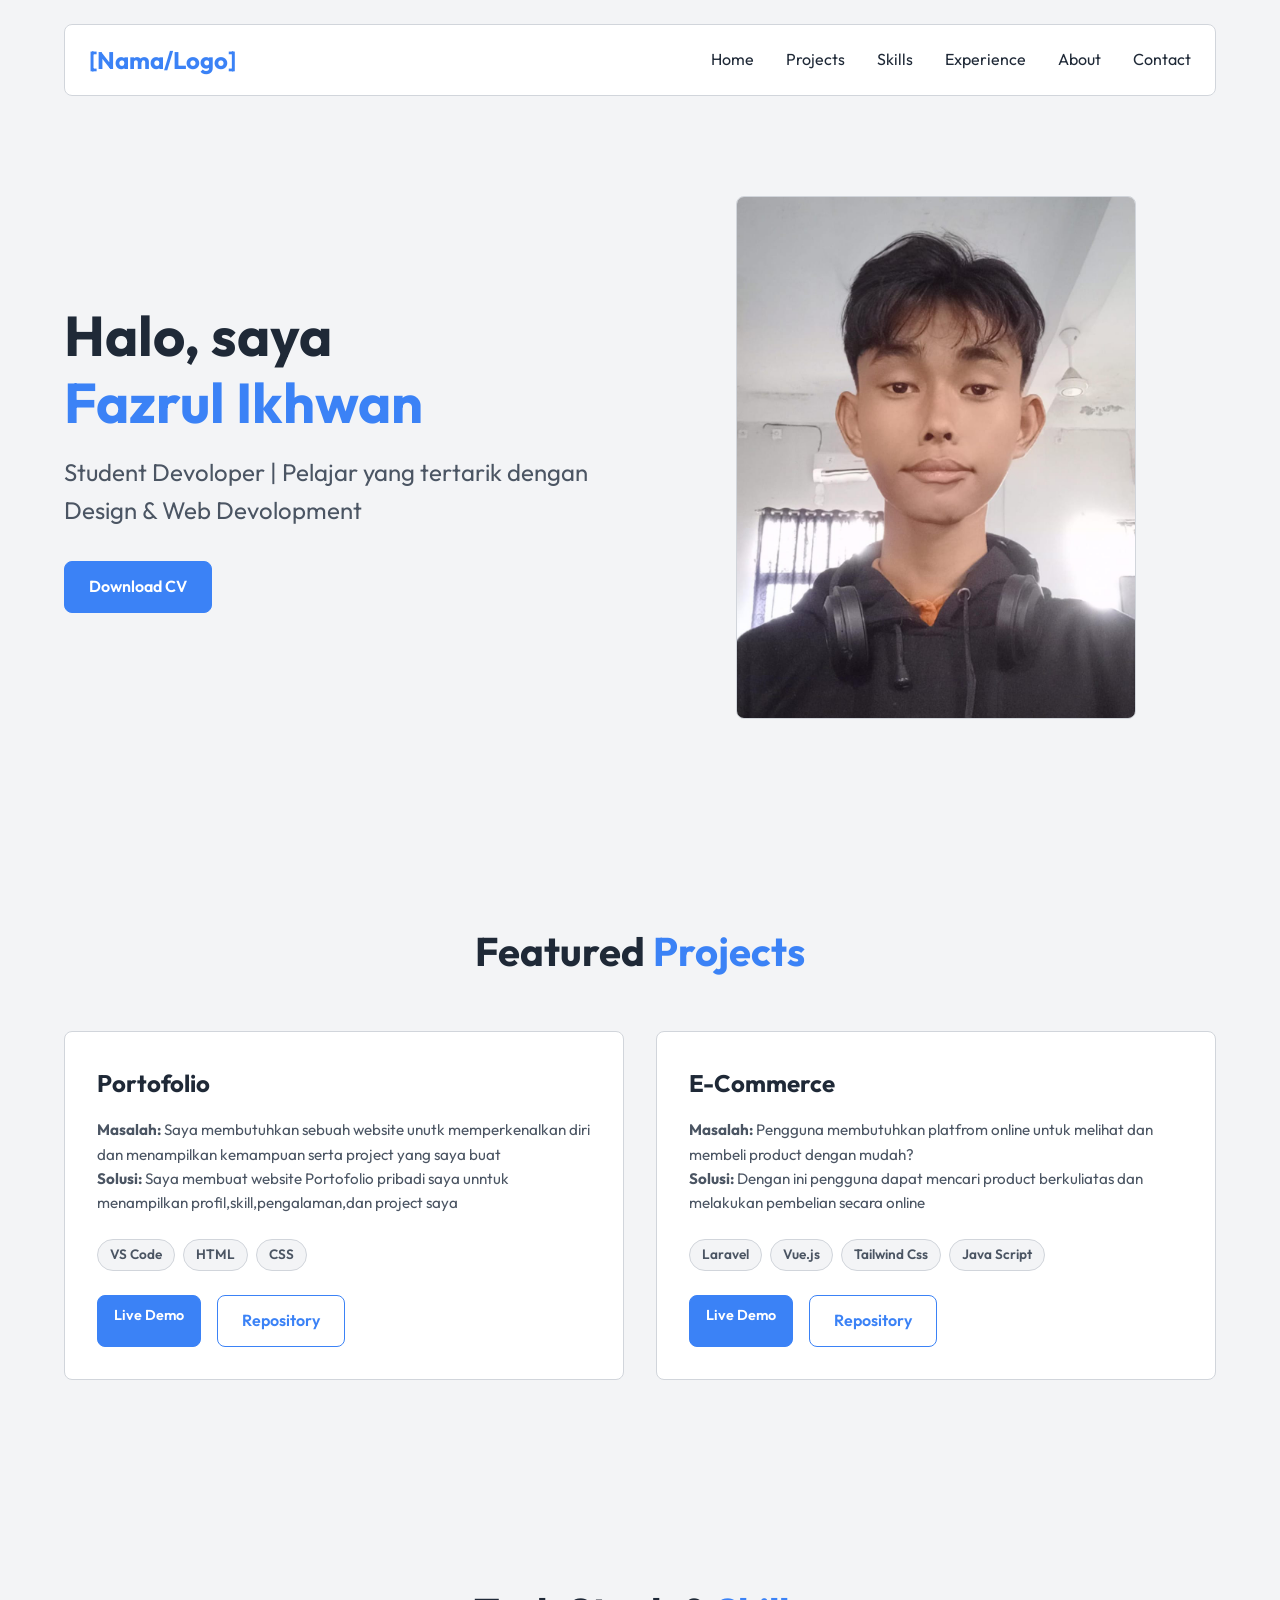
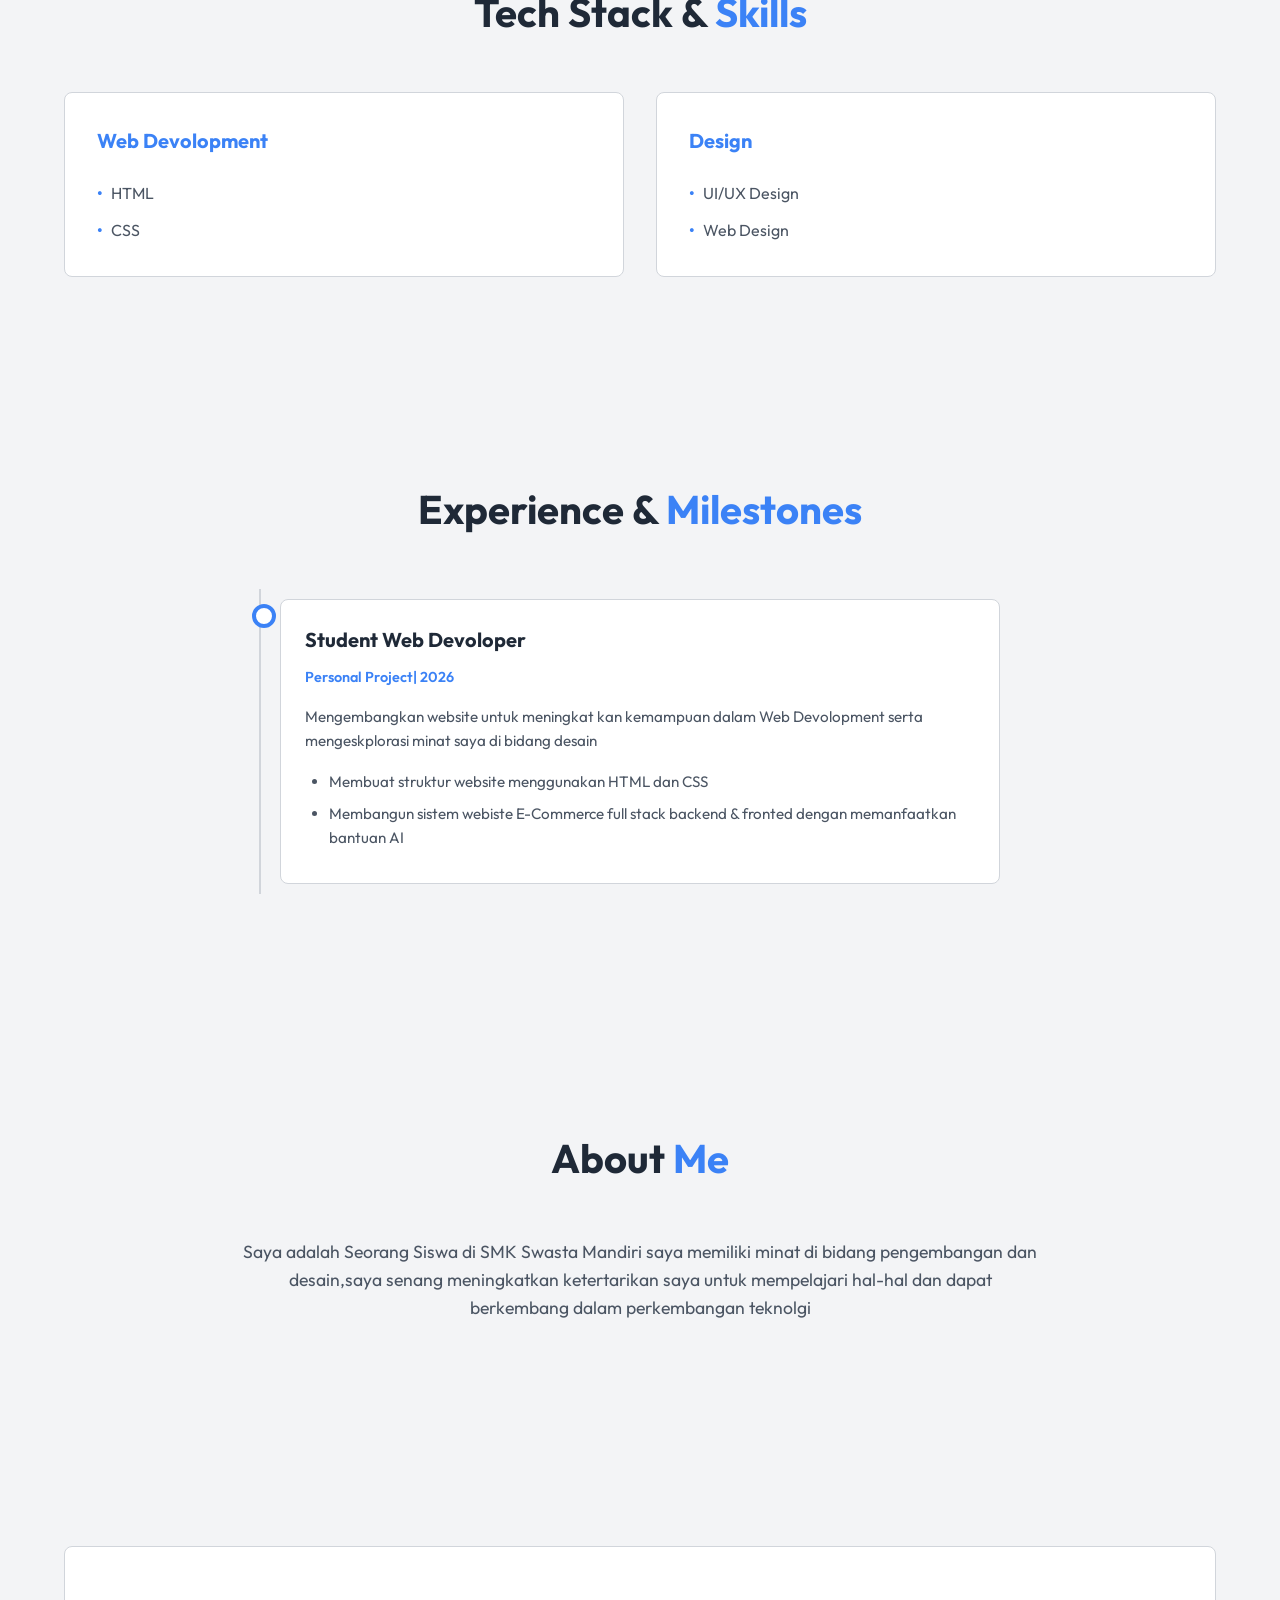
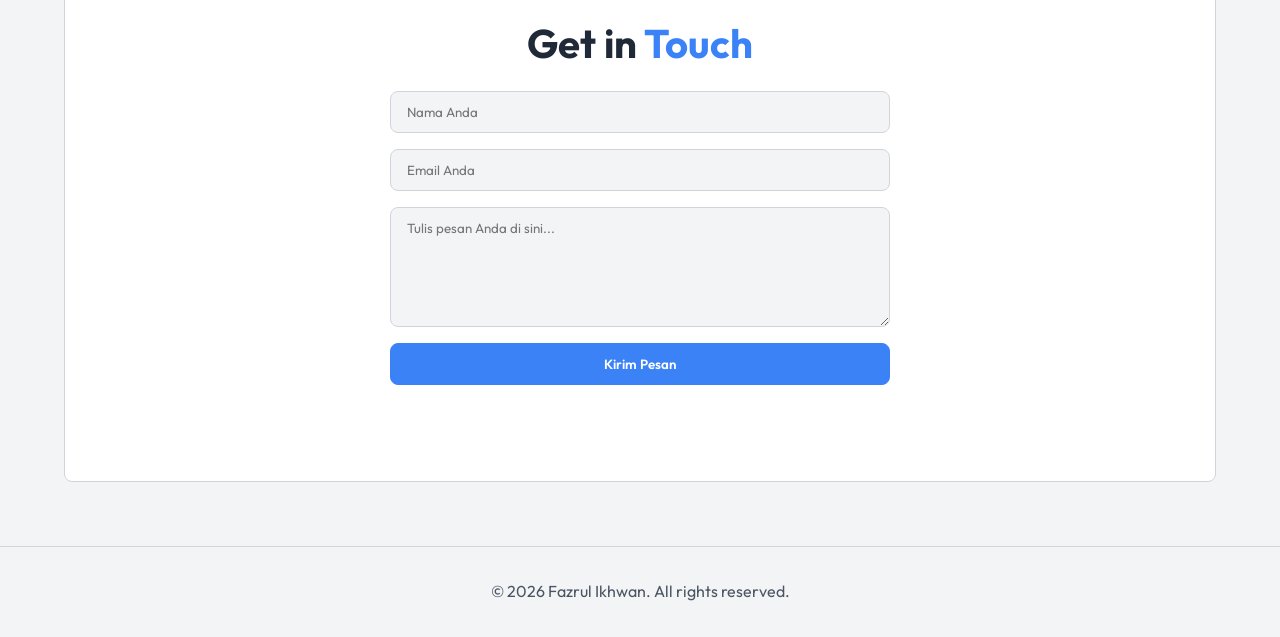
<file: index.html>
<!DOCTYPE html>
<html lang="id">
<head>
    <meta charset="UTF-8">
    <meta name="viewport" content="width=device-width, initial-scale=1.0">
    <meta name="description" content="Template Portfolio">
    <title>Webku </title>
    <link href="https://fonts.googleapis.com/css2?family=Outfit:wght@300;400;600;700&display=swap" rel="stylesheet">
    <link rel="stylesheet" href="style.css">
</head>
<body>
    <div class="container">
        <!-- Navbar -->
        <nav>
            <div class="logo">[Nama/Logo]</div>
            <div class="nav-links">
                <a href="#home">Home</a>
                <a href="#projects">Projects</a>
                <a href="#skills">Skills</a>
                <a href="#experience">Experience</a>
                <a href="#about">About</a>
                <a href="#contact">Contact</a>
            </div>
        </nav>

        <!-- 1. Hero Section -->
       <section class="hero" id="home">
    <div class="hero-content">
        <h1>Halo, saya <br><span style="color: var(--accent-color);">Fazrul Ikhwan</span></h1>
        <h2>Student Devoloper | Pelajar yang tertarik dengan Design & Web Devolopment</h2>
        <a href="#" class="btn btn-primary">Download CV</a>
    </div>

    <div class="hero-image">
        <img src="./foto.jpeg" alt="Foto profil Fazrul Ikhwan">
    </div>
</section>
      
        <!-- 2. Featured Projects -->
        <section id="projects">
            <h2 class="section-title">Featured <span>Projects</span></h2>
            <div class="projects-grid">
                <!-- Project 1 -->
                <div class="project-card">
                    <h3 class="project-title">Portofolio</h3>
                    <p class="project-desc">
                        <strong>Masalah:</strong> Saya membutuhkan sebuah website unutk memperkenalkan diri dan menampilkan kemampuan serta project yang saya buat<br>
                        <strong>Solusi:</strong> Saya membuat website Portofolio pribadi saya unntuk menampilkan profil,skill,pengalaman,dan project saya
                    </p>
                    <div class="tech-stack">
                        <span class="tech-tag">VS Code</span>
                        <span class="tech-tag">HTML</span>
                        <span class="tech-tag">CSS</span>
                    </div>
                    <div class="project-links">
                        <a href="#" class="btn btn-primary" style="padding: 8px 16px; font-size: 0.9rem;">Live Demo</a>
                        <a 
                        href="https://github.com/betbagus903-lang/portflio"
                        target="_blank"
                        class="btn btn-secondary">
                        Repository
                    </a>
                    </div>
                </div>
                 <!-- Project 2 -->
                 <div class="project-card">
                    <h3 class="project-title">E-Commerce</h3>
                    <p class="project-desc">
                        <strong>Masalah:</strong> Pengguna membutuhkan platfrom online untuk melihat dan membeli product dengan mudah?<br>
                        <strong>Solusi:</strong> Dengan ini pengguna dapat mencari product berkuliatas dan melakukan pembelian secara online 
                    </p>
                    <div class="tech-stack">
                        <span class="tech-tag">Laravel</span>
                        <span class="tech-tag">Vue.js</span>
                        <span class="tech-tag">Tailwind Css</span>
                        <span class="tech-tag">Java Script</span>
                    </div>
                    <div class="project-links">
                        <a href="#" class="btn btn-primary" style="padding: 8px 16px; font-size: 0.9rem;">Live Demo</a>
                        <a 
                        href="https://github.com/betbagus903-lang/vesto"
                        target="_blank"
                        class="btn btn-secondary">
                        Repository
                    </a>
                        
                    </div>
                </div>
                <!-- Project 2 & 3 disembunyikan untuk ringkas, lihat kode asli -->
            </div>
        </section>

        <!-- 3. Tech Stack & Skills -->
        <section id="skills">
            <h2 class="section-title">Tech Stack & <span>Skills</span></h2>
            <div class="skills-container">
                <div class="skill-category">
                    <h3>Web Devolopment</h3>
                    <ul class="skill-list">
                        <li>HTML</li>
                        <li>CSS</li>
                    </ul>
                </div>
                <div class="skill-category">
                    <h3>Design</h3>
                    <ul class="skill-list">
                        <li>UI/UX Design</li>
                        <li>Web Design</li>
                    </ul>
                </div>
            </div>
        </section>

        <!-- 4. Experience & Milestones -->
        <section id="experience">
            <h2 class="section-title">Experience & <span>Milestones</span></h2>
            <div class="timeline">
                <div class="timeline-item">
                    <div class="timeline-content">
                        <h3>Student Web Devoloper</h3>
                        <span class="timeline-date">Personal Project| 2026</span>
                        <p>Mengembangkan website untuk meningkat kan kemampuan dalam Web Devolopment serta mengeskplorasi minat saya di bidang desain</p>
                        <ul>
                            <li>Membuat struktur website menggunakan HTML dan CSS</li>
                            <li>Membangun sistem webiste E-Commerce full stack backend & fronted dengan memanfaatkan bantuan AI</li>
                        </ul>
                    </div>
                </div>
            </div>
        </section>

        <!-- 5. About Me -->
        <section id="about">
            <h2 class="section-title">About <span>Me</span></h2>
            <div class="about-content">
                <p>
                    Saya adalah Seorang Siswa di SMK Swasta Mandiri saya memiliki minat di bidang pengembangan dan desain,saya senang meningkatkan ketertarikan saya untuk mempelajari hal-hal dan dapat berkembang dalam perkembangan teknolgi 
                </p>
            </div>
        </section>

        <!-- 6. Contact & Footer -->
        <section id="contact" style="padding-bottom: 0;">
            <div class="contact">
                <h2 class="section-title" style="margin-bottom: 1rem;">Get in <span>Touch</span></h2>
                <form class="contact-form">
                    <input type="text" placeholder="Nama Anda" required>
                    <input type="email" placeholder="Email Anda" required>
                    <textarea placeholder="Tulis pesan Anda di sini..." required></textarea>
                    <button type="submit" class="btn btn-primary" style="width: 100%;">Kirim Pesan</button>
                </form>
            </div>
        </section>
    </div>

    <footer>
        <p>&copy; 2026 Fazrul Ikhwan. All rights reserved.</p>
    </footer>
</body>
</html>
</file>
<file: style.css>
:root {
    --bg-color: #f3f4f6;
    --surface-color: #ffffff;
    --text-primary: #1f2937;
    --text-secondary: #4b5563;
    --accent-color: #3b82f6;
    --card-hover-bg: #f9fafb;
    --border-color: #d1d5db;
    --transition: all 0.3s ease;
}

* {
    margin: 0;
    padding: 0;
    box-sizing: border-box;
    font-family: 'Outfit', sans-serif;
    scroll-behavior: smooth;
}

body {
    background-color: var(--bg-color);
    color: var(--text-primary);
    line-height: 1.6;
}

a {
    text-decoration: none;
    color: inherit;
}

.container {
    max-width: 1200px;
    margin: 0 auto;
    padding: 0 24px;
}

/* Navbar */
nav {
    padding: 16px 24px;
    margin-top: 24px;
    display: flex;
    justify-content: space-between;
    align-items: center;
    position: sticky;
    top: 24px;
    background: var(--surface-color);
    border: 1px solid var(--border-color);
    border-radius: 8px;
    z-index: 100;
}

.logo {
    font-weight: 700;
    font-size: 1.5rem;
    color: var(--accent-color);
}

.nav-links {
    display: flex;
    gap: 2rem;
}

.nav-links a {
    font-size: 1rem;
    font-weight: 400;
    transition: var(--transition);
}

.nav-links a:hover {
    color: var(--accent-color);
}

/* Buttons */
.btn {
    display: inline-block;
    padding: 12px 24px;
    border-radius: 8px;
    font-weight: 600;
    cursor: pointer;
    transition: var(--transition);
    border: none;
    outline: none;
    text-align: center;
}

.btn-primary {
    background: var(--accent-color);
    color: white;
    border: 1px solid var(--accent-color);
}

.btn-primary:hover {
    opacity: 0.9;
}

.btn-secondary {
    background: transparent;
    border: 1px solid var(--accent-color);
    color: var(--accent-color);
}

.btn-secondary:hover {
    background: var(--bg-color);
}

/* Typography */
section {
    padding: 100px 0;
}

.section-title {
    font-size: 2.5rem;
    margin-bottom: 3rem;
    text-align: center;
    font-weight: 700;
}

.section-title span {
    color: var(--accent-color);
}

/* 1. Hero Section */
.hero {
    display: flex;
    align-items: center;
    justify-content: space-between;
    min-height: 80vh;
    gap: 2rem;
}

.hero-content {
    flex: 1;
}

.hero h1 {
    font-size: 3.5rem;
    line-height: 1.2;
    margin-bottom: 1rem;
}

.hero h2 {
    font-size: 1.5rem;
    color: var(--text-secondary);
    font-weight: 400;
    margin-bottom: 2rem;
}

.hero-image {
    flex: 1;
    display: flex;
    justify-content: center;
}

.hero-image img {
    display: block;
    width: 100%;
    max-width: 400px;
    height: auto;
    border-radius: 8px;
    border: 1px solid var(--border-color);
    background-color: var(--surface-color);
    object-fit: cover;
}

/* 2. Featured Projects */
.projects-grid {
    display: grid;
    grid-template-columns: repeat(auto-fit, minmax(300px, 1fr));
    gap: 2rem;
}

.project-card {
    background: var(--surface-color);
    border-radius: 8px;
    padding: 2rem;
    transition: var(--transition);
    border: 1px solid var(--border-color);
    display: flex;
    flex-direction: column;
}

.project-card:hover {
    transform: translateY(-5px);
    background: var(--card-hover-bg);
    border-color: var(--accent-color);
}

.project-title {
    font-size: 1.5rem;
    margin-bottom: 1rem;
}

.project-desc {
    color: var(--text-secondary);
    margin-bottom: 1.5rem;
    font-size: 0.95rem;
    flex-grow: 1;
}

.tech-stack {
    display: flex;
    flex-wrap: wrap;
    gap: 0.5rem;
    margin-bottom: 1.5rem;
}

.tech-tag {
    background: var(--bg-color);
    border: 1px solid var(--border-color);
    color: var(--text-secondary);
    padding: 4px 12px;
    border-radius: 20px;
    font-size: 0.85rem;
    font-weight: 600;
}

.project-links {
    display: flex;
    gap: 1rem;
}

/* 3. Tech Stack & Skills */
.skills-container {
    display: grid;
    grid-template-columns: repeat(auto-fit, minmax(250px, 1fr));
    gap: 2rem;
}

.skill-category {
    background: var(--surface-color);
    padding: 2rem;
    border-radius: 8px;
    border: 1px solid var(--border-color);
}

.skill-category h3 {
    margin-bottom: 1.5rem;
    color: var(--accent-color);
    font-size: 1.25rem;
}

.skill-list {
    list-style: none;
    display: flex;
    flex-direction: column;
    gap: 0.75rem;
}

.skill-list li {
    color: var(--text-secondary);
    display: flex;
    align-items: center;
    gap: 0.5rem;
}

.skill-list li::before {
    content: "•";
    color: var(--accent-color);
    font-weight: bold;
}

/* 4. Experience & Milestones */
.timeline {
    position: relative;
    max-width: 800px;
    margin: 0 auto;
}

.timeline::after {
    content: '';
    position: absolute;
    width: 2px;
    background: var(--border-color);
    top: 0;
    bottom: 0;
    left: 20px;
    margin-left: -1px;
}

.timeline-item {
    padding: 10px 40px;
    position: relative;
    width: 100%;
    margin-bottom: 2rem;
}

.timeline-item::after {
    content: '';
    position: absolute;
    width: 16px;
    height: 16px;
    right: auto;
    background-color: var(--surface-color);
    border: 4px solid var(--accent-color);
    top: 15px;
    border-radius: 50%;
    z-index: 1;
    left: 12px;
}

.timeline-content {
    background: var(--surface-color);
    padding: 24px;
    border-radius: 8px;
    border: 1px solid var(--border-color);
}

.timeline-content h3 {
    font-size: 1.25rem;
    margin-bottom: 0.5rem;
}

.timeline-date {
    color: var(--accent-color);
    font-weight: 600;
    font-size: 0.9rem;
    margin-bottom: 1rem;
    display: inline-block;
}

.timeline-content p {
    color: var(--text-secondary);
    font-size: 0.95rem;
}

.timeline-content ul {
    margin-top: 1rem;
    padding-left: 1.5rem;
    color: var(--text-secondary);
    font-size: 0.95rem;
}

.timeline-content li {
    margin-bottom: 0.5rem;
}

/* 5. About Me */
.about-content {
    max-width: 800px;
    margin: 0 auto;
    text-align: center;
}

.about-content p {
    font-size: 1.1rem;
    color: var(--text-secondary);
    margin-bottom: 1.5rem;
}

/* 6. Contact & Footer */
.contact {
    background: var(--surface-color);
    border-radius: 8px;
    border: 1px solid var(--border-color);
    padding: 4rem 2rem;
    text-align: center;
    margin-bottom: 4rem;
}

.contact p {
    color: var(--text-secondary);
    margin-bottom: 2rem;
    max-width: 600px;
    margin-left: auto;
    margin-right: auto;
}

.contact-form {
    max-width: 500px;
    margin: 0 auto 2rem;
    display: flex;
    flex-direction: column;
    gap: 1rem;
}

.contact-form input,
.contact-form textarea {
    width: 100%;
    padding: 12px 16px;
    border-radius: 8px;
    background: var(--bg-color);
    border: 1px solid var(--border-color);
    color: var(--text-primary);
    font-family: inherit;
}

.contact-form textarea {
    resize: vertical;
    min-height: 120px;
}

.contact-form input:focus,
.contact-form textarea:focus {
    outline: none;
    border-color: var(--accent-color);
}

footer {
    text-align: center;
    padding: 2rem 0;
    border-top: 1px solid var(--border-color);
    color: var(--text-secondary);
}

.social-links {
    display: flex;
    justify-content: center;
    gap: 1.5rem;
    margin-bottom: 1.5rem;
}

.social-links a {
    font-size: 1.5rem;
    transition: var(--transition);
}

.social-links a:hover {
    color: var(--accent-color);
    transform: translateY(-2px);
}

@media (max-width: 768px) {
    .hero {
        flex-direction: column-reverse;
        text-align: center;
        padding-top: 2rem;
    }

    .hero h1 {
        font-size: 2.5rem;
    }

    .nav-links {
        display: none;
    }
}
</file>
